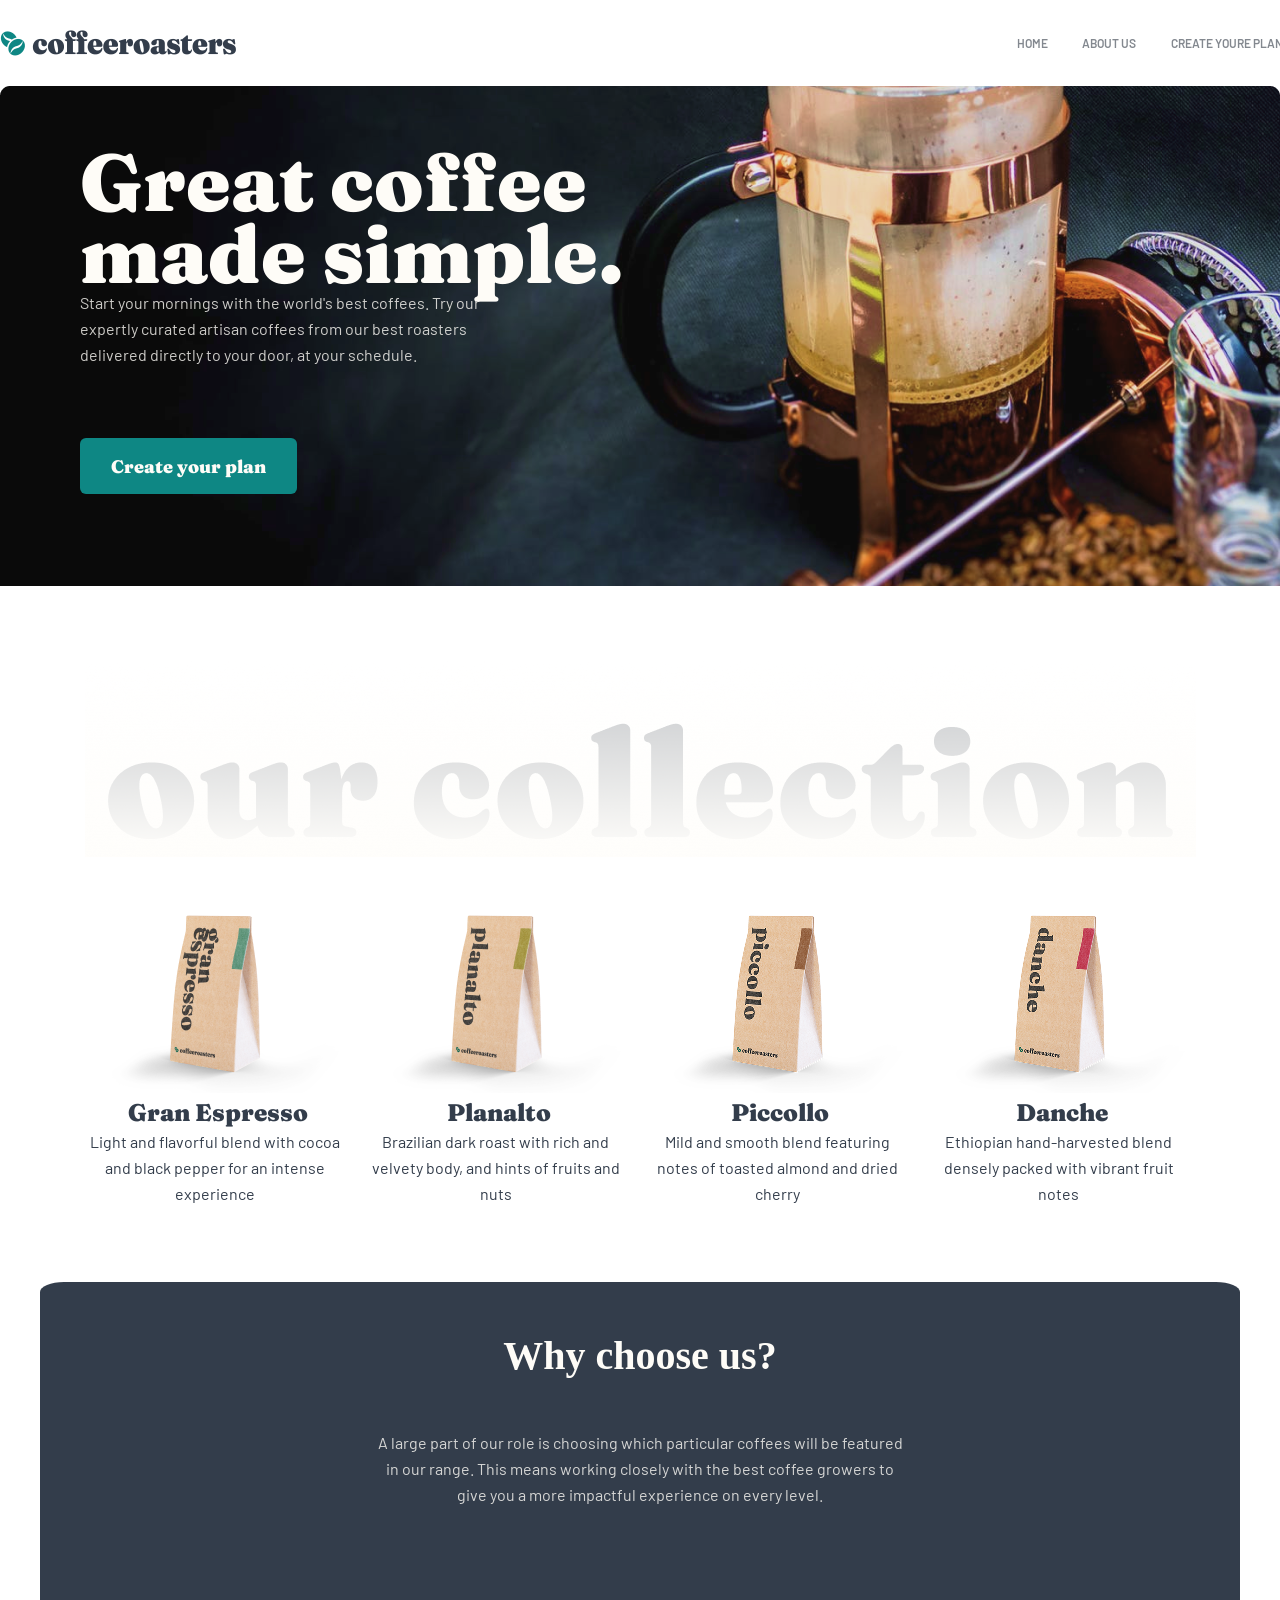
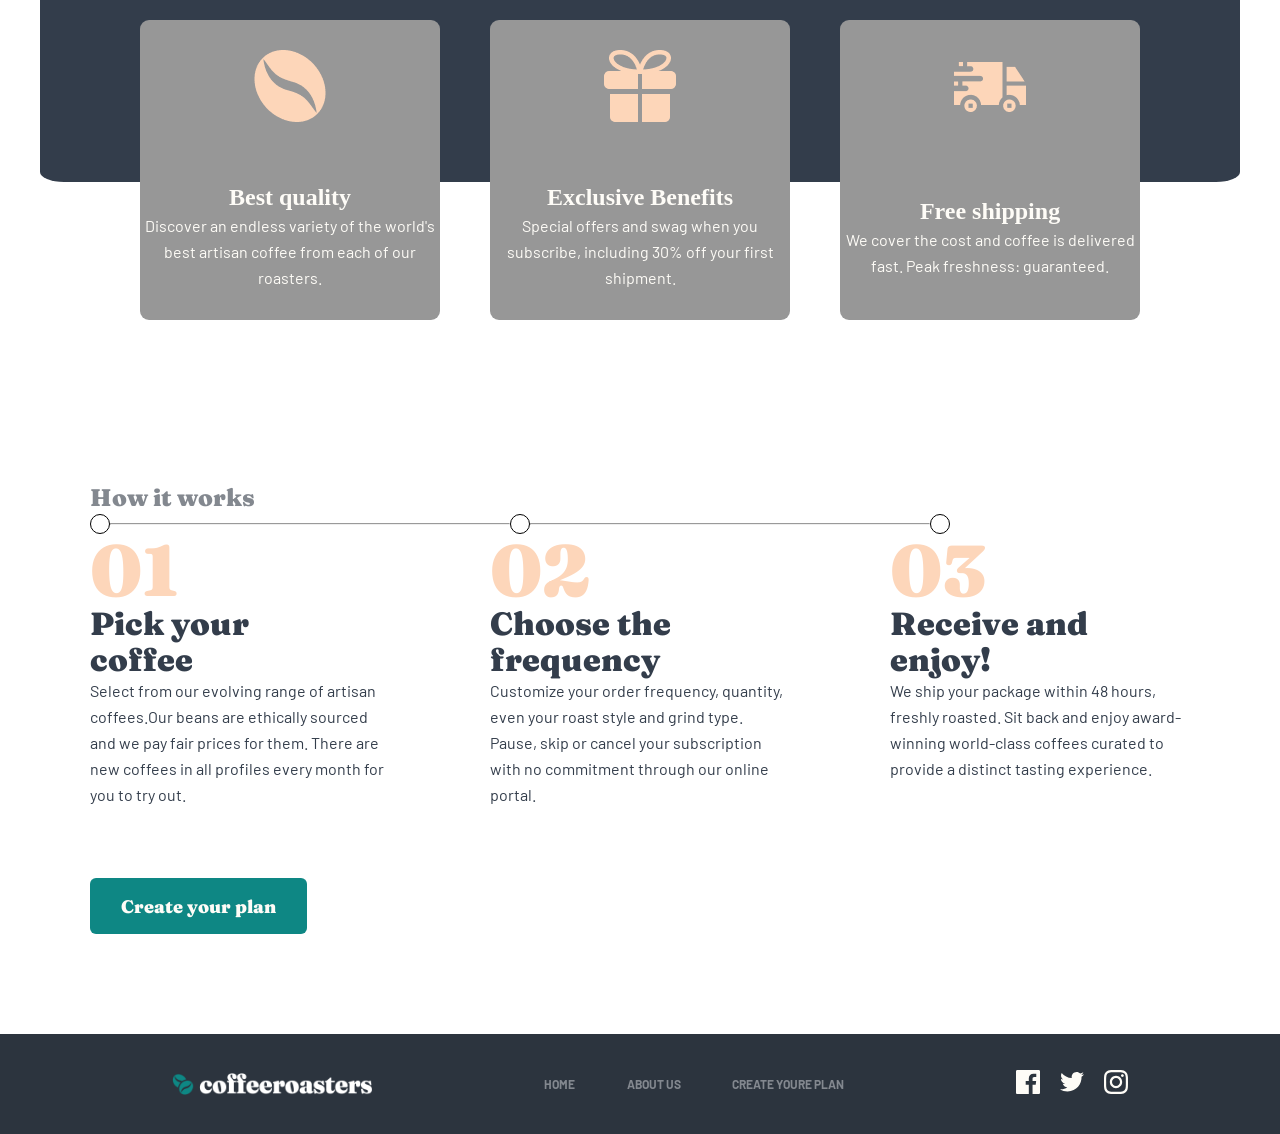
<file: index.html>
<!doctype html>
<html lang="en">
  <head>
    <meta charset="UTF-8" />
    <meta name="viewport" content="width=device-width, initial-scale=1.0" />
    <title>Home-page</title>
    <link rel="stylesheet" href="css/style.css" />
    <link rel="stylesheet" href="css/fonts.css" />
  </head>
  <body>
    <nav class="navbar">
      <img src="imges/Group5(1).png" alt="" class="navbar__img" />

      <ul class="navbar__list">
        <li class="navbar__item">
          <a href="/index.html" class="navbar__link">HOME</a>
        </li>
        <li class="navbar__item">
          <a href="/pages/about.html" class="navbar__link">ABOUT US</a>
        </li>
        <li class="navbar__item">
          <a href="/pages/create.html" class="navbar__link"
            >CREATE YOURE PLAN</a
          >
        </li>
      </ul>

      <div class="navbar__burger">
        <div class="navbar__burger__item"></div>
        <div class="navbar__burger__item"></div>
        <div class="navbar__burger__item"></div>
      </div>
    </nav>

    <div class="intro">
      <div>
        <h1 class="intro__h1">Great coffee made simple.</h1>

        <p class="intro__p">
          Start your mornings with the world's best coffees. Try our expertly
          curated artisan coffees from our best roasters delivered directly to
          your door, at your schedule.
        </p>

        <a class="intro__a" href="./pages/create.html"
          ><button class="intro__btn">Create your plan</button></a
        >
      </div>
    </div>

    <div class="ourcollect">
      <img class="ourcollect__img" src="imges/Group13.png" alt="" />

      <div class="ourcollect__card">
        <cards class="ourcollect__cards">
          <img class="ourcollect__img2" src="imges/kopi1copy.png" alt="" />
          <div class="ourcollect__texts">
            <h4 class="ourcollect__H4">Gran Espresso</h4>
            <p class="ourcollect__P">
              Light and flavorful blend with cocoa and black pepper for an
              intense experience
            </p>
          </div>
        </cards>

        <cards class="ourcollect__cards">
          <img class="ourcollect__img2" src="imges/kopi2.png" alt="" />
          <div class="ourcollect__texts">
            <h4 class="ourcollect__H4">Planalto</h4>
            <p class="ourcollect__P">
              Brazilian dark roast with rich and velvety body, and hints of
              fruits and nuts
            </p>
          </div>
        </cards>

        <cards class="ourcollect__cards">
          <img class="ourcollect__img2" src="imges/kopi3.png" alt="" />
          <div class="ourcollect__texts">
            <h4 class="ourcollect__H4">Piccollo</h4>
            <p class="ourcollect__P">
              Mild and smooth blend featuring notes of toasted almond and dried
              cherry
            </p>
          </div>
        </cards>

        <cards class="ourcollect__cards">
          <img class="ourcollect__img2" src="imges/kopi4.png" alt="" />
          <div class="ourcollect__texts">
            <h4 class="ourcollect__H4">Danche</h4>
            <p class="ourcollect__P">
              Ethiopian hand-harvested blend densely packed with vibrant fruit
              notes
            </p>
          </div>
        </cards>
      </div>
    </div>

    <div class="whyus">
      <h1 class="whyus__h1">Why choose us?</h1>

      <p class="whyus__p">
        A large part of our role is choosing which particular coffees will be
        featured in our range. This means working closely with the best coffee
        growers to give you a more impactful experience on every level.
      </p>

      <div class="whyus__cards">
        <div class="whyus__card1">
          <img class="whyus__img2" src="imges/coffeebean.png" alt="" />
          <div class="whyus__texttttt">
            <h4 class="whyus__H4">Best quality</h4>
            <p class="whyus__P1">
            Discover an endless variety of the world's best artisan coffee from
            each of our roasters.
          </p>
          </div>
        </div>

        <div class="whyus__card2">
          <img class="whyus__img2" src="imges/CombinedShape.png" alt="" />
          <div class="whyus__texttttt">
            <h4 class="whyus__H4">Exclusive Benefits</h4>
            <p class="whyus__P1">
            Special offers and swag when you subscribe, including 30% off your
            first shipment.
          </p>
          </div>
        </div>

        <div class="whyus__card3">
          <img class="whyus__img2" src="imges/CombinedShape(1).png" alt="" />
          <div class="whyus__texttttt">
            <h4 class="whyus__H4">Free shipping</h4>
            <p class="whyus__P1">
            We cover the cost and coffee is delivered fast. Peak freshness:
            guaranteed.
          </p>
          </div>
        </div>
      </div>
    </div>

    <div class="howwork">
        <h4 class="howwork__h4">How it works</h4>

        <div class="shapes">
            <div class="oval"></div>
            <hr class="line">
            <div class="oval"></div>
            <hr class="line">
            <div class="oval"></div>
        </div>


        <div class="howwork__cards">
            <div class="howwork__card">
                <h1 class="howwork__h1">01</h1>
                <h3 class="howwork__h3">Pick your coffee</h3>
                <p class="howwork__p">
                    Select from our evolving range of artisan coffees.Our beans 
                    are ethically sourced and we pay fair prices for them. There 
                    are new coffees in all profiles every month for you to try out.
                </p>
            </div>

            <div class="howwork__card">
                <h1 class="howwork__h1">02</h1>
                <h3 class="howwork__h3">Choose the frequency</h3>
                <p class="howwork__p">
                    Customize your order frequency, quantity, even your
                    roast style and grind type. Pause, skip or cancel
                    your subscription with no commitment through our online portal.
                </p>
            </div>

            <div class="howwork__card3">
                <h1 class="howwork__h1">03</h1>
                <h3 class="howwork__h3">Receive and enjoy!</h3>
                <p class="howwork__p">
                    We ship your package within 48 hours, freshly roasted.
                    Sit back and enjoy award-winning world-class coffees
                    curated to provide a distinct tasting experience.
                </p>
            </div>
        </div>

        <a class="intro__a" href="/pages/create.html"><button class="intro__btn">Create your plan</button></a>
    </div>

    <footer class="footer">
        <img class="footer__img" src="imges/Group5.png" alt="">

        <ul class="footer__list">
            <li class="footer__item" ><a href="./index.html" class="footer__link">HOME</a></li>
            <li class="footer__item" ><a href="./pages/about.html" class="footer__link">ABOUT US</a></li>
            <li class="footer__item" ><a href="./pages/create.html" class="footer__link">CREATE YOURE PLAN</a></li>
        </ul>

        <div class="socials">
            <a href="" class="footer__link1"><img src="imges/Path.svg" alt=""></img></a>
            <a href="" class="footer__link2"><img src="imges/Path(1).svg" alt=""></img></a>
            <a href="" class="footer__link3"><img src="imges/Shape.svg" alt=""></img></a>
        </div>
    </footer>
  </body>
</html>
</file>
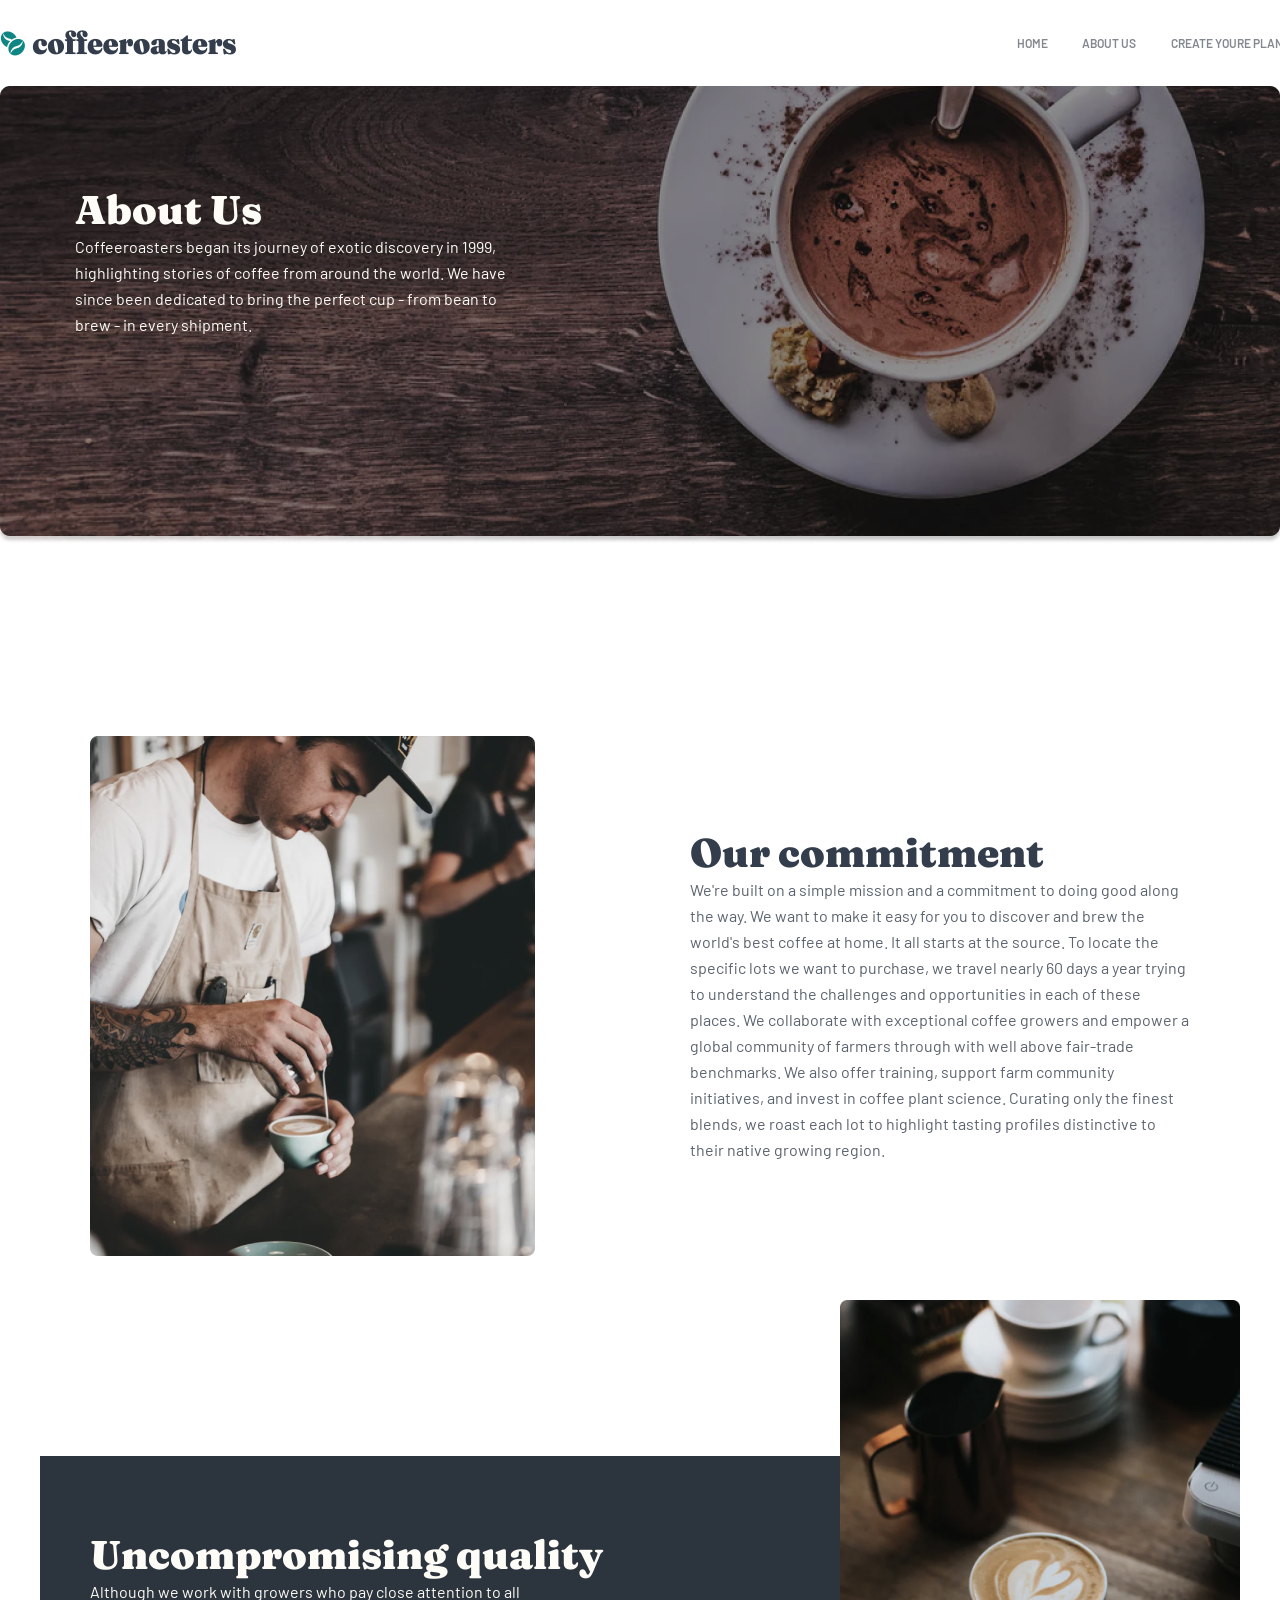
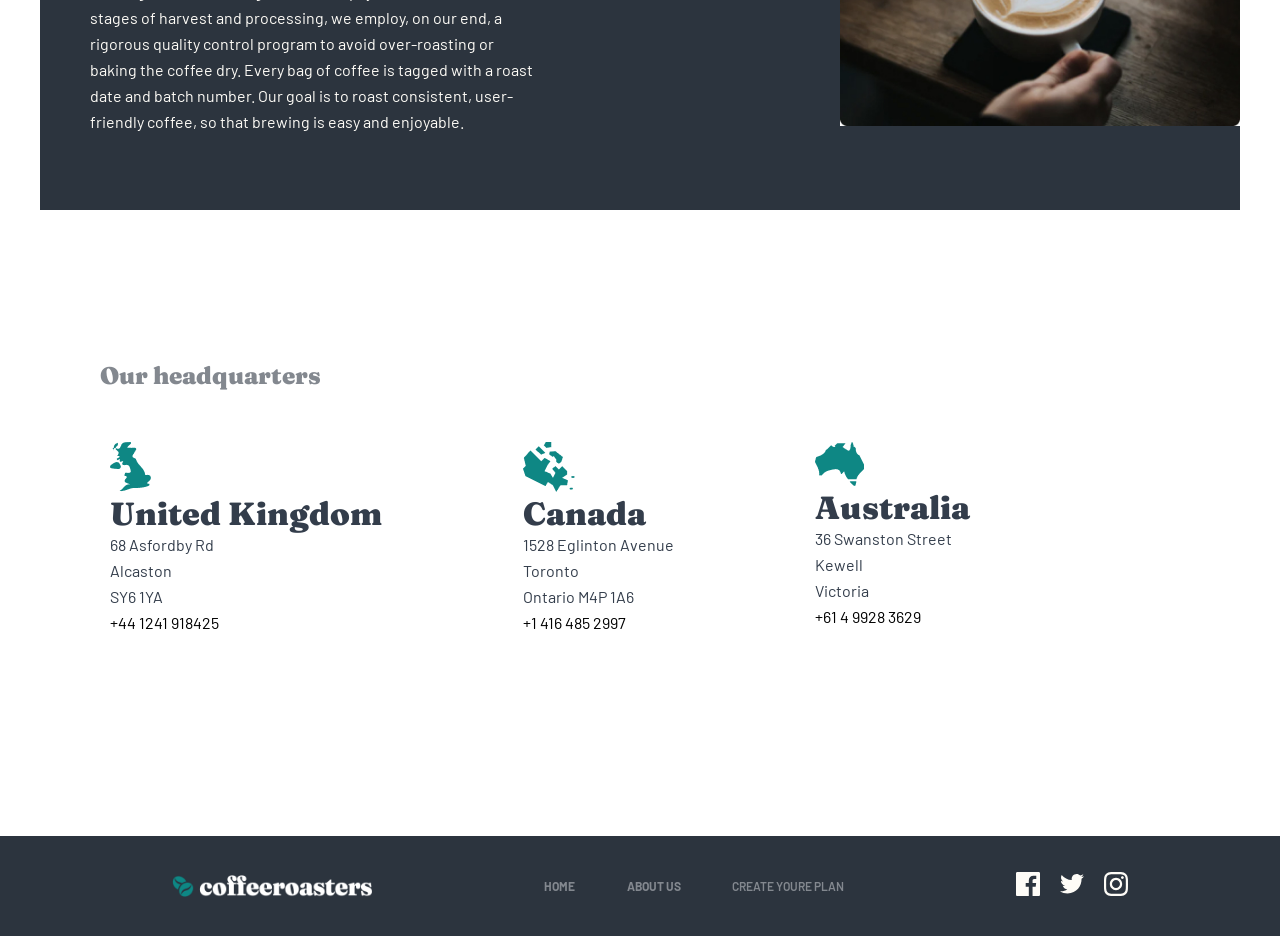
<file: pages/about.html>
<!DOCTYPE html>
<html lang="en">
<head>
    <meta charset="UTF-8">
    <meta name="viewport" content="width=device-width, initial-scale=1.0">
    <title>About-page</title>
    <link rel="stylesheet" href="../css/style.css">
    <link rel="stylesheet" href="../css/fonts.css">
</head>
<body>
    <nav class="navbar">
        <img src="../imges/Group5(1).png" alt="" class="navbar__img">

        <ul class="navbar__list">
            <li class="navbar__item"><a href="../index.html" class="navbar__link">HOME</a></li>
            <li class="navbar__item"><a href="./about.html" class="navbar__link">ABOUT US</a></li>
            <li class="navbar__item"><a href="./create.html" class="navbar__link">CREATE YOURE PLAN</a></li>
        </ul>

      <div class="navbar__burger">
        <div class="navbar__burger__item"></div>
        <div class="navbar__burger__item"></div>
        <div class="navbar__burger__item"></div>
      </div>
    </nav>

    <div class="aboutintr">
        <h2 class="aboutintr__h2">About Us</h2>
        <p class="aboutintr__p">
            Coffeeroasters began its journey of exotic discovery in 1999,
            highlighting stories of coffee from around the world. We have
            since been dedicated to bring the perfect cup - from bean to
            brew - in every shipment.
        </p>
    </div>

    <div class="our">
        <img class="our__left" src="/imges2/Bitmap.jpg" alt="">

        <div class="our__right">
            <h2 class="our__h2">Our commitment</h2>
            <p class="our__p">
                We're built on a simple mission and a commitment to
                doing good along the way. We want to make it easy for
                you to discover and brew the world's best coffee at
                home. It all starts at the source. To locate the
                specific lots we want to purchase, we travel nearly
                60 days a year trying to understand the challenges
                and opportunities in each of these places. We
                collaborate with exceptional coffee growers and
                empower a global community of farmers through with
                well above fair-trade benchmarks. We also offer
                training, support farm community initiatives, and
                invest in coffee plant science. Curating only the
                finest blends, we roast each lot to highlight tasting
                profiles distinctive to their native growing region.
            </p>
        </div>
    </div>

    <div class="uncompro">
        <div class="uncompro__left">
            <h1 class="uncompro__h1">Uncompromising quality</h1>
            <p class="uncompro__p">
                Although we work with growers who pay close attention
                to all stages of harvest and processing, we employ, on our end, a rigorous
                quality control program to avoid over-roasting or baking the coffee dry.
                Every bag of coffee is tagged with a roast date and batch number.
                Our goal is to roast consistent, user-friendly coffee, so that brewing
                is easy and enjoyable.
            </p>
        </div>
        <img class="uncompro__right" src="../imges2/Bitmap(1).jpg" alt="">
    </div>

    <div class="headq">
        <h4 class="headq__h4">Our headquarters</h4>

        <div class="headq__cards">
            <div class="headq__card">
                <img src="../imges2/CombinedShape(2).png" alt="" class="headq__img">
                <h3 class="headq__h3">United Kingdom</h3>
                <ul class="headq__ul">
                    <li class="headq__li">68  Asfordby Rd</li>
                    <li class="headq__li">Alcaston</li>
                    <li class="headq__li">SY6 1YA</li>
                    <li class="headq__li"><a href="tel:+44 1241 918425">+44 1241 918425</a></li>
                </ul>
            </div>

            <div class="headq__card">
                <img src="../imges2/CombinedShape(3).png" alt="" class="headq__img">
                <h3 class="headq__h3">Canada</h3>
                <ul class="headq__ul">
                    <li class="headq__li">1528  Eglinton Avenue</li>
                    <li class="headq__li">Toronto</li>
                    <li class="headq__li">Ontario M4P 1A6</li>
                    <li class="headq__li"><a href="tel:+1 416 485 2997">+1 416 485 2997</a></li>
                </ul>
            </div>

            <div class="headq__card">
                <img src="../imges2/CombinedShape(4).png" alt="" class="headq__img">
                <h3 class="headq__h3">Australia</h3>
                <ul class="headq__ul">
                    <li class="headq__li">36 Swanston Street</li>
                    <li class="headq__li">Kewell</li>
                    <li class="headq__li">Victoria</li>
                    <li class="headq__li"><a href="tel:+61 4 9928 3629">+61 4 9928 3629</a></li>
                </ul>
            </div>
        </div>
    </div>

    <footer class="footer">
        <img class="footer__img" src="../imges/Group5.png" alt="">

        <ul class="footer__list">
            <li class="footer__item" id="footer__item"><a href="../index.html" class="footer__link">HOME</a></li>
            <li class="footer__item" id="footer__item"><a href="../pages/about.html" class="footer__link">ABOUT US</a></li>
            <li class="footer__item" id="footer__item"><a href="../pages/create.html" class="navbar__link">CREATE YOURE PLAN</a></li>
        </ul>

        <div class="socials">
            <a href="" class="footer__link"><img src="../imges/Path.svg" alt=""></img></a>
            <a href="" class="footer__link"><img src="../imges/Path(1).svg" alt=""></img></a>
            <a href="" class="footer__link"><img src="../imges/Shape.svg" alt=""></img></a>
        </div>
    </footer>
</body>
</html>
</file>
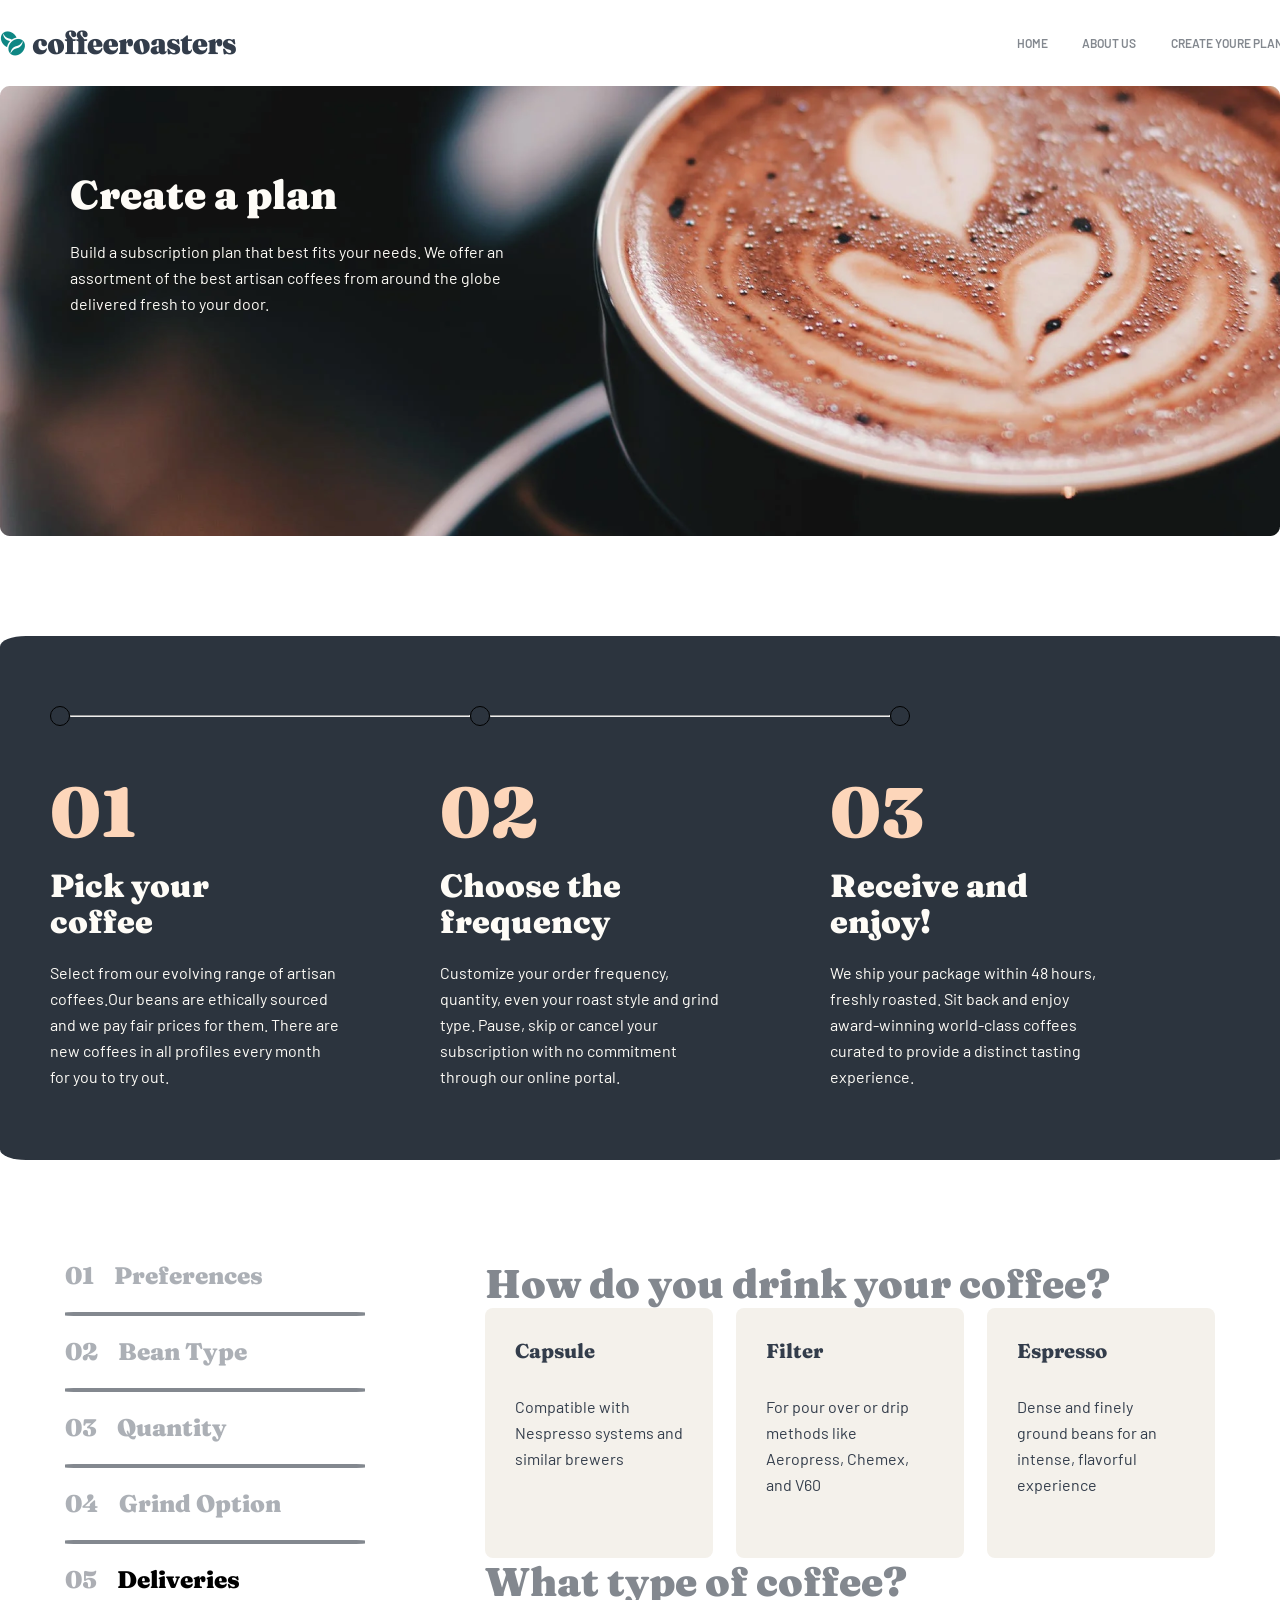
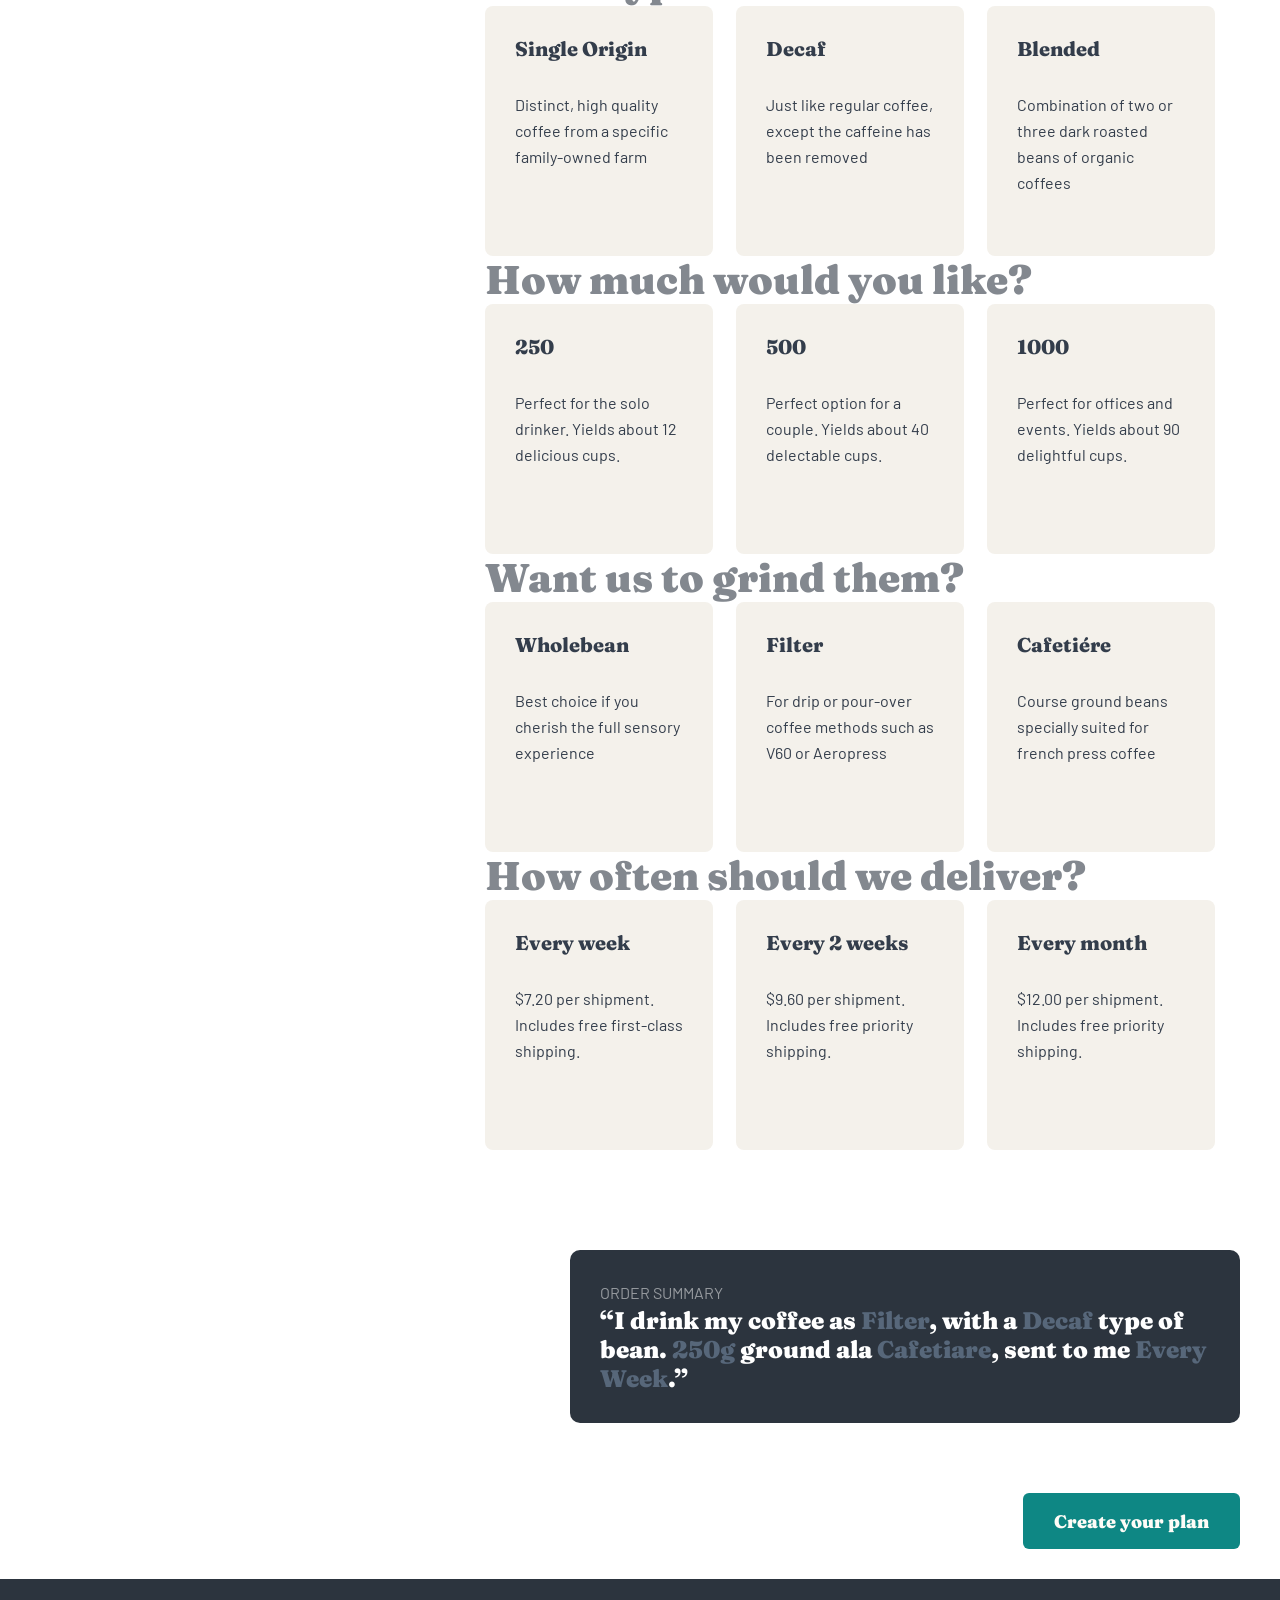
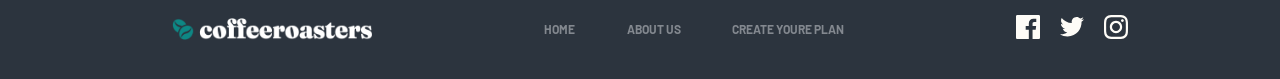
<file: pages/create.html>
<!DOCTYPE html>
<html lang="en">
<head>
    <meta charset="UTF-8">
    <meta name="viewport" content="width=device-width, initial-scale=1.0">
    <title>Create your plan</title>
    <link rel="stylesheet" href="../css/style.css">
    <link rel="stylesheet" href="../css/fonts.css">    
</head>
<body>
    <nav class="navbar">
        <img src="../imges/Group5(1).png" alt="" class="navbar__img">

        <ul class="navbar__list">
            <li class="navbar__item"><a href="../index.html" class="navbar__link">HOME</a></li>
            <li class="navbar__item"><a href="./about.html" class="navbar__link">ABOUT US</a></li>
            <li class="navbar__item"><a href="./create.html" class="navbar__link">CREATE YOURE PLAN</a></li>
        </ul>

        
        <div class="navbar__burger">
            <div class="navbar__burger__item"></div>
            <div class="navbar__burger__item"></div>
            <div class="navbar__burger__item"></div>
        </div>
    </nav>

    <div class="createintro">
        <h1 class="createintro__h1">Create a plan</h1>
        <p class="createintro__p">
            Build a subscription plan that best fits your needs.
            We offer an assortment of the best artisan coffees
            from around the globe delivered fresh to your door.
        </p>
    </div>

    <div class="howworkk">
        <div class="shapes">
            <div class="oval"></div>
            <hr class="line">
            <div class="oval"></div>
            <hr class="line">
            <div class="oval"></div>
        </div>


        <div class="howworkk__cards">
            <div class="howworkk__card">
                <h1 class="howworkk__h1">01</h1>
                <h3 class="howworkk__h3">Pick your coffee</h3>
                <p class="howworkk__p">
                    Select from our evolving range of artisan coffees.Our beans 
                    are ethically sourced and we pay fair prices for them. There 
                    are new coffees in all profiles every month for you to try out.
                </p>
            </div>

            <div class="howworkk__card">
                <h1 class="howworkk__h1">02</h1>
                <h3 class="howworkk__h3">Choose the frequency</h3>
                <p class="howworkk__p">
                    Customize your order frequency, quantity, even your
                    roast style and grind type. Pause, skip or cancel
                    your subscription with no commitment through our online portal.
                </p>
            </div>

            <div class="howworkk__card">
                <h1 class="howworkk__h1">03</h1>
                <h3 class="howworkk__h3">Receive and enjoy!</h3>
                <p class="howworkk__p">
                    We ship your package within 48 hours, freshly roasted.
                    Sit back and enjoy award-winning world-class coffees
                    curated to provide a distinct tasting experience.
                </p>
            </div>
        </div>
    </div>

    <div class="howdoyou">
        <div class="howdoyou__left">
            <div class="howdoyou__left-text">
                <h3 class="howdoyou__number">01</h3>
                <a href=""><h3 class="howdoyou__h3text">Preferences</h3></a>
            </div>

            <hr class="howdoyou__hr">

            <div class="howdoyou__left-text">
                <h3 class="howdoyou__number">02</h3>
                <a href=""><h3 class="howdoyou__h3text">Bean Type</h3></a>
            </div>

            <hr class="howdoyou__hr">

            <div class="howdoyou__left-text">
                <h3 class="howdoyou__number">03</h3>
                <a href=""><h3 class="howdoyou__h3text">Quantity</h3></a>
            </div>

            <hr class="howdoyou__hr">

            <div class="howdoyou__left-text">
                <h3 class="howdoyou__number">04</h3>
                <a href=""><h3 class="howdoyou__h3text">Grind Option</h3></a>
            </div>

            <hr class="howdoyou__hr">

            <div class="howdoyou__left-text">
                <h3 class="howdoyou__numberdel">05</h3>
                <a href=""><h3 class="howdoyou__h3del">Deliveries</h3></a>
            </div>
        </div>

        <div class="howdoyou__right">
            <div class="howdoyou__rows">
                <h2 class="howdoyou__h2">
                    How do you drink your coffee?
                </h2>
                <div class="howdoyou__cards">
                    <div class="howdoyou__card">
                        <h4 class="howdoyou__h4">Capsule</h4>
                        <p class="howdoyou__text">Compatible with Nespresso systems and similar brewers</p>
                    </div>

                    <div class="howdoyou__card">
                        <h4 class="howdoyou__h4">Filter</h4>
                        <p class="howdoyou__text">For pour over or drip methods like Aeropress, Chemex, and V60</p>
                    </div>

                    <div class="howdoyou__card">
                        <h4 class="howdoyou__h4">Espresso</h4>
                        <p class="howdoyou__text">Dense and finely ground beans for an intense, flavorful experience</p>
                    </div>
                </div>
            </div>

            <div class="howdoyou__rows">
                <h2 class="howdoyou__h2">
                    What type of coffee?
                </h2>
                <div class="howdoyou__cards">
                    <div class="howdoyou__card">
                        <h4 class="howdoyou__h4">Single Origin</h4>
                        <p class="howdoyou__text">Distinct, high quality coffee from a specific family-owned farm</p>
                    </div>

                    <div class="howdoyou__card">
                        <h4 class="howdoyou__h4">Decaf</h4>
                        <p class="howdoyou__text">Just like regular coffee, except the caffeine has been removed</p>
                    </div>  
                    
                    <div class="howdoyou__card">
                        <h4 class="howdoyou__h4">Blended</h4>
                        <p class="howdoyou__text">Combination of two or three dark roasted beans of organic coffees</p>
                    </div>
                </div>
            </div>

            <div class="howdoyou__rows">
                <h2 class="howdoyou__h2">
                    How much would you like?
                </h2>
                <div class="howdoyou__cards">
                    <div class="howdoyou__card">
                        <h4 class="howdoyou__h4">250</h4>
                        <p class="howdoyou__text">Perfect for the solo drinker. Yields about 12 delicious cups.</p>
                    </div>  

                    <div class="howdoyou__card">
                        <h4 class="howdoyou__h4">500</h4>
                        <p class="howdoyou__text">Perfect option for a couple. Yields about 40 delectable cups.</p>
                    </div>

                    <div class="howdoyou__card">
                        <h4 class="howdoyou__h4">1000</h4>
                        <p class="howdoyou__text">Perfect for offices and events. Yields about 90 delightful cups.</p>
                    </div>
                </div>
            </div>

            <div class="howdoyou__rows">
                <h2 class="howdoyou__h2">
                    Want us to grind them?
                </h2>
                <div class="howdoyou__cards">
                    <div class="howdoyou__card">
                        <h4 class="howdoyou__h4">Wholebean</h4>
                        <p class="howdoyou__text">Best choice if you cherish the full sensory experience</p>
                    </div>

                    <div class="howdoyou__card">
                        <h4 class="howdoyou__h4">Filter</h4>
                        <p class="howdoyou__text">For drip or pour-over coffee methods such as V60 or Aeropress</p>
                    </div>

                    <div class="howdoyou__card">
                        <h4 class="howdoyou__h4">Cafetiére</h4>
                        <p class="howdoyou__text"> Course ground beans specially suited for french press coffee</p>
                    </div>  
                </div>
            </div>

            <div class="howdoyou__rows">
                <h2 class="howdoyou__h2">
                    How often should we deliver?
                </h2>
                <div class="howdoyou__cards">
                    <div class="howdoyou__card">
                        <h4 class="howdoyou__h4">Every week</h4>
                        <p class="howdoyou__text">$7.20 per shipment. Includes free first-class shipping.</p>
                    </div>  

                    <div class="howdoyou__card">
                        <h4 class="howdoyou__h4">Every 2 weeks</h4>
                        <p class="howdoyou__text">$9.60 per shipment. Includes free priority shipping.</p>
                    </div>

                    <div class="howdoyou__card">
                        <h4 class="howdoyou__h4">Every month</h4>
                        <p class="howdoyou__text">$12.00 per shipment. Includes free priority shipping.</p>
                    </div>
                </div>
            </div>
        </div>
    </div>

    <div class="summary">
        <div class="summary__card">
            <p class="summary__p">Order Summary</p>

            <h class="summary__h2">
                “I drink my coffee as <span>Filter</span>, with a <span>Decaf</span> type of bean.
                <span>250g</span> ground ala <span>Cafetiare</span>, sent to me <span>Every Week</span>.”
            </h>
        </div>

        
        <a class="intro__a" href="./create.html"><button class="intro__btn">Create your plan</button></a>
    </div>

    <footer class="footer">
        <img class="footer__img" src="../imges/Group5.png" alt="">

        <ul class="footer__list">
            <li class="footer__item" id="footer__item"><a href="../index.html" class="footer__link">HOME</a></li>
            <li class="footer__item" id="footer__item"><a href="../pages/about.html" class="footer__link">ABOUT US</a></li>
            <li class="footer__item" id="footer__item"><a href="../pages/create.html" class="footer__link">CREATE YOURE PLAN</a></li>
        </ul>

        <div class="socials">
            <a href="" class="footer__link"><img src="../imges/Path.svg" alt=""></img></a>
            <a href="" class="footer__link"><img src="../imges/Path(1).svg" alt=""></img></a>
            <a href="" class="footer__link"><img src="../imges/Shape.svg" alt=""></img></a>
        </div>
    </footer>
</body>
</html>
</file>
<file: css/style.css>
.navbar {
  display: flex;
  justify-content: space-between;
  align-items: center;
  width: 1300px;
  margin: auto;
  margin-top: 30px;
  margin-bottom: 30px;
}
.navbar__list {
  display: flex;
  justify-content: space-around;
  width: 300px;
}
.navbar__link {
  font-size: 12px;
  color: #83888f;
  font-weight: 600;
  font-family: "Barlow";
}
.navbar__item :active {
  color: #000000;
  transition: 0.5s;
}
.navbar__img {
  width: 236px;
}
.navbar__burger {
  display: none;
}

@media only screen and (max-width: 480px) {
  .navbar {
    width: 95%;
  }
  .navbar__img {
    width: 150px;
  }
  .navbar__list {
    display: none;
  }
  .navbar__burger {
    display: flex;
    flex-direction: column;
    gap: 3px;
  }
  .navbar__burger__item {
    border-top: 1px solid black;
    background-color: #000000;
    width: 15px;
    height: 1px;
  }
}
@media only screen and (max-width: 912px) {
  .navbar {
    width: 85%;
  }
}
.intro {
  width: 1300px;
  background-image: url("../imges/Bitmap.png");
  background-repeat: no-repeat;
  height: 500px;
  padding: 60px 80px;
  margin: auto;
}
.intro__h1 {
  font-family: "Fraunces";
  font-style: normal;
  font-weight: 900;
  font-size: 80px;
  line-height: 72px;
  width: 700px;
  color: #fefcf7;
}
.intro__p {
  font-family: "Barlow";
  font-style: normal;
  font-weight: 400;
  font-size: 16px;
  line-height: 26px;
  color: #fefcf7;
  mix-blend-mode: normal;
  opacity: 0.8;
  width: 425px;
}
.intro__btn:hover {
  background-color: pink;
  transition: 0.5s;
}
.intro__btn:active {
  background-color: #397573;
  transition: 0.5s;
}
.intro__btn {
  background: #0e8784;
  border-radius: 6px;
  font-family: "Fraunces";
  font-style: normal;
  font-weight: 900;
  font-size: 18px;
  line-height: 25px;
  text-align: center;
  color: #fefcf7;
  border: 0;
  width: 217px;
  height: 56px;
  margin-top: 70px;
  border: 0;
}

@media only screen and (max-width: 480px) {
  .intro {
    width: 95%;
    padding: 100px 30px;
    display: flex;
    flex-direction: column;
    justify-content: space-around;
    gap: 30px;
  }
  .intro__h1 {
    font-size: 40px;
    width: 90%;
    text-align: center;
    line-height: 60px;
    margin: auto;
  }
  .intro__p {
    width: 90%;
    text-align: center;
    font-style: normal;
    font-weight: 400;
    font-size: 15px;
    line-height: 25px;
    /* or 167% */
    text-align: center;
    color: #fefcf7;
    mix-blend-mode: normal;
    opacity: 0.8;
    margin: auto;
    margin-top: 30px;
    margin-bottom: 30px;
  }
  .intro__btn {
    display: block;
    margin: auto;
  }
}
@media only screen and (max-width: 912px) {
  .intro {
    width: 90%;
    padding: 100px 35px;
    background-position: -300px;
  }
  .intro__btn {
    margin-top: 0;
  }
  .intro__p {
    margin-bottom: 25px;
    margin-top: 25px;
  }
}
.ourcollect {
  margin: auto;
  width: 1200px;
  display: flex;
  flex-direction: column;
  align-items: center;
}
.ourcollect__card {
  display: flex;
  position: absolute;
  top: 900px;
  margin: auto;
  width: 1100px;
  justify-content: space-between;
}
.ourcollect__img {
  position: relative;
  top: 75px;
}
.ourcollect__H4 {
  font-family: "Fraunces";
  font-style: normal;
  font-weight: 900;
  font-size: 24px;
  line-height: 32px;
  text-align: center;
  color: #333D4B;
}
.ourcollect__P {
  font-family: "Barlow";
  font-style: normal;
  font-weight: 400;
  font-size: 16px;
  line-height: 26px;
  text-align: center;
  width: 250px;
  color: #333D4B;
}

@media only screen and (max-width: 480px) {
  .ourcollect {
    width: 100%;
  }
  .ourcollect__card {
    flex-direction: column;
    width: 100%;
    align-items: center;
    margin: 0%;
    margin: 0%;
  }
  .ourcollect__img {
    width: 100%;
    margin: 0%;
  }
}
@media only screen and (max-width: 912px) {
  .ourcollect {
    width: 100%;
  }
  .ourcollect__card {
    flex-direction: column;
    width: 100%;
    align-items: center;
    margin: 0%;
    margin: 0%;
  }
  .ourcollect__texts {
    display: flex;
    flex-direction: column;
    align-items: start;
    justify-content: space-around;
  }
  .ourcollect__cards {
    display: flex;
  }
  .ourcollect__img {
    width: 95%;
    top: 220px;
  }
  .ourcollect__P {
    text-align: start;
    width: 300px;
  }
}
.whyus {
  margin: auto;
  width: 1200px;
  margin-top: 500px;
  background-color: #333d4b;
  display: flex;
  flex-direction: column;
  align-items: center;
  height: 500px;
  border-radius: 2%;
}
.whyus__h1 {
  font-family: "Fraunces 9pt";
  font-style: normal;
  font-weight: 900;
  font-size: 40px;
  line-height: 48px;
  /* identical to box height, or 120% */
  color: #fefcf7;
  margin-top: 50px;
  margin-bottom: 50px;
}
.whyus__p {
  font-family: "Barlow";
  font-style: normal;
  font-weight: 400;
  font-size: 16px;
  line-height: 26px;
  width: 528px;
  text-align: center;
  color: #fefcf7;
  mix-blend-mode: normal;
  opacity: 0.8;
}
.whyus__cards {
  display: flex;
  justify-content: space-between;
  align-items: center;
  width: 1000px;
}
.whyus__card1 {
  display: flex;
  justify-content: space-around;
  align-items: center;
  flex-direction: column;
  background-color: #979797;
  width: 300px;
  height: 300px;
  position: absolute;
  top: 1620px;
  border-radius: 3%;
}
.whyus__card2 {
  display: flex;
  justify-content: space-around;
  align-items: center;
  flex-direction: column;
  background-color: #979797;
  width: 300px;
  height: 300px;
  position: absolute;
  top: 1620px;
  margin-left: 350px;
  border-radius: 3%;
}
.whyus__card3 {
  display: flex;
  justify-content: space-around;
  align-items: center;
  flex-direction: column;
  background-color: #979797;
  width: 300px;
  height: 300px;
  position: absolute;
  top: 1620px;
  margin-left: 700px;
  border-radius: 3%;
  text-align: center;
}
.whyus__H4 {
  font-family: "Fraunces 9pt";
  font-style: normal;
  font-weight: 900;
  font-size: 24px;
  line-height: 32px;
  text-align: center;
  color: #fefcf7;
}
.whyus__P1 {
  font-family: "Barlow";
  font-style: normal;
  font-weight: 400;
  font-size: 16px;
  line-height: 26px;
  text-align: center;
  color: #fefcf7;
}

@media only screen and (max-width: 480px) {
  .whyus {
    width: 90%;
    margin-top: 1500px;
    height: 1000px;
    align-items: center;
  }
  .whyus__p {
    width: 95%;
    margin-top: 50px;
  }
  .whyus__h1 {
    margin-top: 50px;
  }
  .whyus__cards {
    width: 100%;
    flex-direction: column;
    justify-content: space-between;
  }
  .whyus__card1 {
    top: 2500px;
    height: 420px;
  }
  .whyus__card2 {
    top: 2950px;
    margin: 0%;
    height: 420px;
  }
  .whyus__card3 {
    top: 3400px;
    margin: 0%;
    height: 420px;
  }
}
@media only screen and (max-width: 912px) {
  .whyus {
    width: 90%;
    margin-top: 1200px;
    height: 1000px;
    align-items: center;
  }
  .whyus__p {
    width: 95%;
    margin-top: 50px;
    margin-bottom: 100px;
  }
  .whyus__h1 {
    margin-top: 50px;
  }
  .whyus__cards {
    width: 100%;
    flex-direction: column;
    justify-content: space-between;
  }
  .whyus__card1 {
    top: 2250px;
    height: 300px;
    width: 80%;
    flex-direction: row;
  }
  .whyus__card2 {
    top: 2570px;
    height: 300px;
    width: 80%;
    margin: 0%;
    flex-direction: row;
  }
  .whyus__card3 {
    top: 2890px;
    height: 300px;
    width: 80%;
    margin: 0%;
    flex-direction: row;
  }
  .whyus__texttttt {
    display: flex;
    flex-direction: column;
    align-items: start;
    text-align: start;
  }
  .whyus__P1 {
    text-align: start;
    width: 400px;
    margin-top: 20px;
  }
}
.howwork {
  margin: auto;
  width: 1100px;
  margin-top: 300px;
  margin-bottom: 100px;
}
.howwork__h4 {
  font-family: "Fraunces";
  font-style: normal;
  font-weight: 900;
  font-size: 24px;
  line-height: 32px;
  /* identical to box height, or 133% */
  color: #83888F;
}
.howwork__cards {
  display: flex;
  width: 1100px;
  justify-content: space-between;
}
.howwork__h1 {
  font-family: "Fraunces";
  font-style: normal;
  font-weight: 900;
  font-size: 72px;
  line-height: 72px;
  color: #FDD6BA;
}
.howwork__h3 {
  font-family: "Fraunces";
  font-style: normal;
  font-weight: 900;
  font-size: 32px;
  line-height: 36px;
  color: #333D4B;
  width: 200px;
}
.howwork__p {
  font-family: "Barlow";
  font-style: normal;
  font-weight: 400;
  font-size: 16px;
  line-height: 26px;
  color: #333D4B;
  width: 300px;
}

.oval {
  width: 20px;
  height: 20px;
  border: 1px solid black;
  border-radius: 50%;
}

.shapes {
  display: flex;
  width: 870px;
  align-items: center;
}

.line {
  width: 400px;
  background-color: #FDD6BA;
  height: 1px;
}

@media only screen and (max-width: 480px) {
  .howwork {
    margin-top: 800px;
    width: 100%;
  }
  .howwork__cards {
    flex-direction: column;
    align-items: center;
    width: 100%;
    text-align: center;
    gap: 50px;
  }
  .howwork__h4 {
    text-align: center;
    margin-bottom: 50px;
  }
  .howwork__h3 {
    text-align: center;
    margin: auto;
  }
  .howwork__card3 {
    margin-bottom: 50px;
  }
  .line {
    display: none;
  }
  .shapes {
    display: none;
  }
  .oval {
    display: none;
  }
}
@media only screen and (max-width: 912px) {
  .howwork {
    margin-top: 400px;
    width: 85%;
  }
  .howwork__cards {
    width: 80%;
    gap: 20px;
  }
  .howwork__h4 {
    margin-bottom: 50px;
  }
  .howwork__h3 {
    font-size: 30px;
  }
  .howwork__card3 {
    margin-bottom: 50px;
  }
  .howwork__p {
    width: 200px;
  }
  .oval {
    width: 20px;
    height: 20px;
    border: 1px solid black;
    border-radius: 50%;
  }
  .shapes {
    display: flex;
    width: 95%;
    align-items: center;
  }
  .line {
    width: 240px;
    background-color: #FDD6BA;
    height: 1px;
  }
}
.footer {
  display: flex;
  background-color: #2C343E;
  width: 1300px;
  margin: auto;
  align-items: center;
  justify-content: space-evenly;
  height: 100px;
  margin-top: 30px;
}
.footer__img {
  width: 200px;
}
.footer__link {
  color: #83888F;
}
.footer__link:hover {
  color: rgb(255, 255, 255);
}
.footer__link:active {
  color: rgb(0, 0, 0);
}
.footer__item {
  font-family: "Barlow";
  font-style: normal;
  font-weight: 700;
  font-size: 12px;
  line-height: 15px;
}
.footer__list {
  display: flex;
  gap: 30px;
  justify-content: space-between;
  width: 300px;
}

.socials {
  display: flex;
  gap: 20px;
  align-items: center;
}

@media only screen and (max-width: 480px) {
  .footer {
    width: 80%;
    flex-direction: column;
    height: 300px;
  }
  .footer__list {
    flex-direction: column;
    align-items: center;
  }
}
@media only screen and (max-width: 912px) {
  .footer {
    width: 85%;
    flex-direction: column;
    height: 300px;
  }
  .footer__list {
    align-items: center;
  }
}
.aboutintr {
  padding: 100px 75px;
  background-image: url("../imges2/Group7(1).png");
  background-repeat: no-repeat;
  width: 1300px;
  margin: auto;
  margin-top: 30px;
  height: 500px;
}
.aboutintr__h2 {
  font-family: "Fraunces";
  font-style: normal;
  font-weight: 900;
  font-size: 40px;
  line-height: 48px;
  color: #FEFCF7;
}
.aboutintr__p {
  font-family: "Barlow";
  font-style: normal;
  font-weight: 400;
  font-size: 16px;
  line-height: 26px;
  color: #FEFCF7;
  width: 450px;
}

@media only screen and (max-width: 480px) {
  .aboutintr {
    width: 95%;
    padding: 100px 30px;
    display: flex;
    flex-direction: column;
    justify-content: space-around;
    gap: 30px;
    border-radius: 5%;
  }
  .aboutintr__h2 {
    font-size: 40px;
    width: 90%;
    text-align: center;
    line-height: 60px;
    margin: auto;
  }
  .aboutintr__p {
    width: 90%;
    text-align: center;
    font-style: normal;
    font-weight: 400;
    font-size: 15px;
    line-height: 25px;
    /* or 167% */
    text-align: center;
    color: #fefcf7;
    mix-blend-mode: normal;
    opacity: 0.8;
    margin: auto;
    margin-top: 30px;
    margin-bottom: 30px;
  }
}
.headq {
  width: 1200px;
  margin: auto;
  margin-top: 150px;
}
.headq__h4 {
  font-family: "Fraunces";
  font-style: normal;
  font-weight: 900;
  font-size: 24px;
  line-height: 32px;
  color: #83888F;
  margin-left: 60px;
  margin-bottom: 50px;
}
.headq__cards {
  display: flex;
  justify-content: space-around;
  width: 1000px;
}
.headq__h3 {
  font-family: "Fraunces";
  font-style: normal;
  font-weight: 900;
  font-size: 32px;
  line-height: 36px;
  color: #333D4B;
}
.headq__li {
  font-family: "Barlow";
  font-style: normal;
  font-weight: 400;
  font-size: 16px;
  line-height: 26px;
  color: #333D4B;
}
.headq {
  margin-bottom: 200px;
}

@media only screen and (max-width: 480px) {
  .headq {
    width: 80%;
  }
  .headq__cards {
    flex-direction: column;
    text-align: center;
    width: 80%;
    margin: auto;
    gap: 50px;
  }
}
.our {
  display: flex;
  width: 1100px;
  justify-content: space-between;
  align-items: center;
  margin: auto;
  margin-top: 150px;
}
.our__p {
  width: 500px;
  font-family: "Barlow";
  font-style: normal;
  font-weight: 400;
  font-size: 16px;
  line-height: 26px;
  color: #333D4B;
  mix-blend-mode: normal;
  opacity: 0.8;
}
.our__h2 {
  font-family: "Fraunces";
  font-style: normal;
  font-weight: 900;
  font-size: 40px;
  line-height: 48px;
  color: #333D4B;
}

@media only screen and (max-width: 480px) {
  .our {
    flex-direction: column;
    width: 95%;
  }
  .our__left {
    width: 95%;
  }
  .our__right {
    width: 95%;
  }
  .our__p {
    width: 95%;
    text-align: center;
  }
  .our__h2 {
    margin-top: 20px;
    margin-bottom: 20px;
  }
}
.uncompro {
  display: flex;
  width: 1200px;
  margin: auto;
  background-color: #2C343E;
  margin-top: 200px;
  padding: 75px 50px;
  justify-content: space-between;
}
.uncompro__right {
  position: absolute;
  top: 1300px;
  width: 400px;
  margin-left: 750px;
}
.uncompro__h1 {
  font-family: "Fraunces";
  font-style: normal;
  font-weight: 900;
  font-size: 40px;
  line-height: 48px;
  color: #FEFCF7;
}
.uncompro__p {
  font-family: "Barlow";
  font-style: normal;
  font-weight: 400;
  font-size: 16px;
  line-height: 26px;
  color: #FEFCF7;
  width: 450px;
}

@media only screen and (max-width: 480px) {
  .uncompro {
    width: 95%;
    border-radius: 10px;
    text-align: center;
    flex-direction: column;
    position: relative;
    height: 550px;
    padding: 0;
    padding-top: 100px;
  }
  .uncompro__right {
    top: -120px;
    width: 300px;
    height: 200px;
    left: -690px;
    border-radius: 5%;
  }
  .uncompro__h2 {
    margin: auto;
  }
  .uncompro__p {
    width: 80%;
    margin: auto;
    margin-top: 50px;
  }
}
.createintro {
  margin: auto;
  background-image: url(../imges2/Group777.png);
  background-repeat: no-repeat;
  padding: 85px 70px;
  width: 1300px;
  height: 450px;
  display: flex;
  flex-direction: column;
  gap: 20px;
}
.createintro__h1 {
  font-family: "Fraunces";
  font-style: normal;
  font-weight: 900;
  font-size: 40px;
  line-height: 48px;
  color: #FEFCF7;
}
.createintro__p {
  font-family: "Barlow";
  font-style: normal;
  font-weight: 400;
  font-size: 16px;
  line-height: 26px;
  color: #FEFCF7;
  width: 450px;
}

@media only screen and (max-width: 480px) {
  .createintro {
    width: 95%;
    border-radius: 5%;
    padding: 70px 20px;
    background-position: -500px;
  }
  .createintro__h1 {
    font-size: 50px;
    margin: auto;
  }
  .createintro__p {
    margin: auto;
    width: 90%;
    text-align: center;
  }
}
.howdoyou {
  display: flex;
  width: 1150px;
  margin: auto;
  justify-content: space-between;
}
.howdoyou__card {
  background: #F4F1EB;
  border-radius: 8px;
  top: calc(50% - 16px - 51px);
  font-family: "Barlow";
  font-style: normal;
  font-weight: 400;
  font-size: 16px;
  line-height: 26px;
  color: #333D4B;
  width: 228px;
  height: 250px;
}
.howdoyou__card:hover {
  background-color: #333D4B;
  color: white;
  transition: 1s;
}
.howdoyou__card:active {
  background-color: #FDD6BA;
  transition: 1ms;
  color: #333D4B;
}
.howdoyou__h4 {
  font-family: "Fraunces";
  font-style: normal;
  font-weight: 800;
  font-size: 20px;
  margin: 30px;
}
.howdoyou__text {
  margin: 30px;
}
.howdoyou__cards {
  display: flex;
  width: 730px;
  justify-content: space-between;
}
.howdoyou__h2 {
  font-family: "Fraunces";
  font-style: normal;
  font-weight: 900;
  font-size: 40px;
  line-height: 48px;
  color: #83888F;
}
.howdoyou__h3text {
  mix-blend-mode: normal;
  opacity: 0.4;
  font-family: "Fraunces";
  font-style: normal;
  font-weight: 900;
  font-size: 24px;
  line-height: 32px;
  color: #333D4B;
}
.howdoyou__h3text:hover {
  color: #090a0c;
}
.howdoyou__h3text:active {
  color: black;
}
.howdoyou__h3del {
  font-family: "Fraunces";
  font-style: normal;
  font-weight: 900;
  font-size: 24px;
  line-height: 32px;
  color: #000000;
}
.howdoyou__h3del:hover {
  color: #313846;
}
.howdoyou__h3del:active {
  color: black;
}
.howdoyou__number {
  mix-blend-mode: normal;
  opacity: 0.4;
  font-family: "Fraunces";
  font-style: normal;
  font-weight: 900;
  font-size: 24px;
  line-height: 32px;
  color: #333D4B;
}
.howdoyou__left-text {
  display: flex;
  gap: 20px;
}
.howdoyou__numberdel {
  mix-blend-mode: normal;
  opacity: 0.4;
  font-family: "Fraunces";
  font-style: normal;
  font-weight: 900;
  font-size: 24px;
  line-height: 32px;
  color: #313846;
}
.howdoyou__hr {
  border: 2px solid #83888F;
  width: 300px;
  margin-top: 20px;
  margin-bottom: 20px;
  border-radius: 10%;
}

@media only screen and (max-width: 480px) {
  .howdoyou {
    width: 95%;
  }
  .howdoyou__left {
    display: none;
  }
  .howdoyou__cards {
    flex-direction: column;
    width: 95%;
  }
  .howdoyou__card {
    margin: auto;
    margin-top: 20px;
    width: 100%;
    height: 150px;
  }
  .howdoyou__h2 {
    margin-top: 50px;
  }
}
.summary {
  width: 1200px;
  margin: auto;
  display: flex;
  align-items: end;
  margin-top: 100px;
  flex-direction: column;
}
.summary__card {
  width: 670px;
  background: #2C343E;
  border-radius: 10px;
  padding: 30px;
}
.summary__p {
  font-family: "Barlow";
  font-style: normal;
  font-weight: 400;
  font-size: 16px;
  line-height: 26px;
  text-transform: uppercase;
  color: #FFFFFF;
  mix-blend-mode: normal;
  opacity: 0.5;
}
.summary__h2 {
  width: 100px;
  font-family: "Fraunces";
  font-style: normal;
  font-weight: 900;
  font-size: 24px;
  color: #FFFFFF;
}

span {
  color: #57677a;
}

.introoo__btn {
  background: #0E8784;
  border-radius: 6px;
  font-family: "Fraunces";
  font-style: normal;
  font-weight: 900;
  font-size: 18px;
  line-height: 25px;
  /* identical to box height, or 139% */
  text-align: center;
  width: 217px;
  height: 56px;
  color: #FEFCF7;
  margin-top: 50px;
  margin-bottom: 100px;
}

@media only screen and (max-width: 480px) {
  .summary {
    width: 95%;
    align-items: center;
  }
  .summary__card {
    width: 100%;
    height: 400px;
  }
  .summary__h2 {
    font-size: 30px;
    line-height: 50px;
  }
}
.howworkk {
  width: 1300px;
  margin: auto;
  margin-top: 100px;
  margin-bottom: 100px;
  background-color: #2C343E;
  padding: 70px 50px;
  display: flex;
  flex-direction: column;
  gap: 50px;
  border-radius: 2%;
}
.howworkk__cards {
  display: flex;
  gap: 100px;
}
.howworkk__card {
  display: flex;
  flex-direction: column;
  gap: 20px;
}
.howworkk__h1 {
  font-family: "Fraunces";
  font-style: normal;
  font-weight: 900;
  font-size: 70px;
  line-height: 72px;
  color: #FDD6BA;
}
.howworkk__h3 {
  font-family: "Fraunces";
  font-style: normal;
  font-weight: 900;
  font-size: 32px;
  line-height: 36px;
  width: 200px;
  color: #FEFCF7;
}
.howworkk__p {
  width: 290px;
  font-family: "Barlow";
  font-style: normal;
  font-weight: 400;
  font-size: 16px;
  line-height: 26px;
  color: #FEFCF7;
}

@media only screen and (max-width: 480px) {
  .howworkk {
    width: 100%;
  }
  .howworkk__cards {
    flex-direction: column;
    text-align: center;
  }
  .howworkk__h3 {
    text-align: center;
    width: 360px;
  }
  .howworkk__p {
    text-align: center;
    width: 360px;
  }
}
a {
  text-decoration: none;
  color: black;
}

li {
  list-style: none;
}

* {
  padding: 0;
  margin: 0;
  box-sizing: border-box;
}/*# sourceMappingURL=style.css.map */
</file>
<file: css/fonts.css>
/* fraunces-regular - latin */
@font-face {
  font-display: swap; /* Check https://developer.mozilla.org/en-US/docs/Web/CSS/@font-face/font-display for other options. */
  font-family: 'Fraunces';
  font-style: normal;
  font-weight: 400;
  src: url('../fonts/fraunces-v38-latin-regular.woff2') format('woff2'); /* Chrome 36+, Opera 23+, Firefox 39+, Safari 12+, iOS 10+ */
}
/* fraunces-500 - latin */
@font-face {
  font-display: swap; /* Check https://developer.mozilla.org/en-US/docs/Web/CSS/@font-face/font-display for other options. */
  font-family: 'Fraunces';
  font-style: normal;
  font-weight: 500;
  src: url('../fonts/fraunces-v38-latin-500.woff2') format('woff2'); /* Chrome 36+, Opera 23+, Firefox 39+, Safari 12+, iOS 10+ */
}
/* fraunces-600 - latin */
@font-face {
  font-display: swap; /* Check https://developer.mozilla.org/en-US/docs/Web/CSS/@font-face/font-display for other options. */
  font-family: 'Fraunces';
  font-style: normal;
  font-weight: 600;
  src: url('../fonts/fraunces-v38-latin-600.woff2') format('woff2'); /* Chrome 36+, Opera 23+, Firefox 39+, Safari 12+, iOS 10+ */
}
/* fraunces-700 - latin */
@font-face {
  font-display: swap; /* Check https://developer.mozilla.org/en-US/docs/Web/CSS/@font-face/font-display for other options. */
  font-family: 'Fraunces';
  font-style: normal;
  font-weight: 700;
  src: url('../fonts/fraunces-v38-latin-700.woff2') format('woff2'); /* Chrome 36+, Opera 23+, Firefox 39+, Safari 12+, iOS 10+ */
}
/* fraunces-800 - latin */
@font-face {
  font-display: swap; /* Check https://developer.mozilla.org/en-US/docs/Web/CSS/@font-face/font-display for other options. */
  font-family: 'Fraunces';
  font-style: normal;
  font-weight: 800;
  src: url('../fonts/fraunces-v38-latin-800.woff2') format('woff2'); /* Chrome 36+, Opera 23+, Firefox 39+, Safari 12+, iOS 10+ */
}
/* fraunces-900 - latin */
@font-face {
  font-display: swap; /* Check https://developer.mozilla.org/en-US/docs/Web/CSS/@font-face/font-display for other options. */
  font-family: 'Fraunces';
  font-style: normal;
  font-weight: 900;
  src: url('../fonts/fraunces-v38-latin-900.woff2') format('woff2'); /* Chrome 36+, Opera 23+, Firefox 39+, Safari 12+, iOS 10+ */
}
















/* barlow-regular - latin */
@font-face {
  font-display: swap; /* Check https://developer.mozilla.org/en-US/docs/Web/CSS/@font-face/font-display for other options. */
  font-family: 'Barlow';
  font-style: normal;
  font-weight: 400;
  src: url('../fonts/barlow-v13-latin-regular.woff2') format('woff2'); /* Chrome 36+, Opera 23+, Firefox 39+, Safari 12+, iOS 10+ */
}
/* barlow-500 - latin */
@font-face {
  font-display: swap; /* Check https://developer.mozilla.org/en-US/docs/Web/CSS/@font-face/font-display for other options. */
  font-family: 'Barlow';
  font-style: normal;
  font-weight: 500;
  src: url('../fonts/barlow-v13-latin-500.woff2') format('woff2'); /* Chrome 36+, Opera 23+, Firefox 39+, Safari 12+, iOS 10+ */
}
/* barlow-600 - latin */
@font-face {
  font-display: swap; /* Check https://developer.mozilla.org/en-US/docs/Web/CSS/@font-face/font-display for other options. */
  font-family: 'Barlow';
  font-style: normal;
  font-weight: 600;
  src: url('../fonts/barlow-v13-latin-600.woff2') format('woff2'); /* Chrome 36+, Opera 23+, Firefox 39+, Safari 12+, iOS 10+ */
}
/* barlow-700 - latin */
@font-face {
  font-display: swap; /* Check https://developer.mozilla.org/en-US/docs/Web/CSS/@font-face/font-display for other options. */
  font-family: 'Barlow';
  font-style: normal;
  font-weight: 700;
  src: url('../fonts/barlow-v13-latin-700.woff2') format('woff2'); /* Chrome 36+, Opera 23+, Firefox 39+, Safari 12+, iOS 10+ */
}
/* barlow-800 - latin */
@font-face {
  font-display: swap; /* Check https://developer.mozilla.org/en-US/docs/Web/CSS/@font-face/font-display for other options. */
  font-family: 'Barlow';
  font-style: normal;
  font-weight: 800;
  src: url('../fonts/barlow-v13-latin-800.woff2') format('woff2'); /* Chrome 36+, Opera 23+, Firefox 39+, Safari 12+, iOS 10+ */
}
/* barlow-900 - latin */
@font-face {
  font-display: swap; /* Check https://developer.mozilla.org/en-US/docs/Web/CSS/@font-face/font-display for other options. */
  font-family: 'Barlow';
  font-style: normal;
  font-weight: 900;
  src: url('../fonts/barlow-v13-latin-900.woff2') format('woff2'); /* Chrome 36+, Opera 23+, Firefox 39+, Safari 12+, iOS 10+ */
}
</file>
